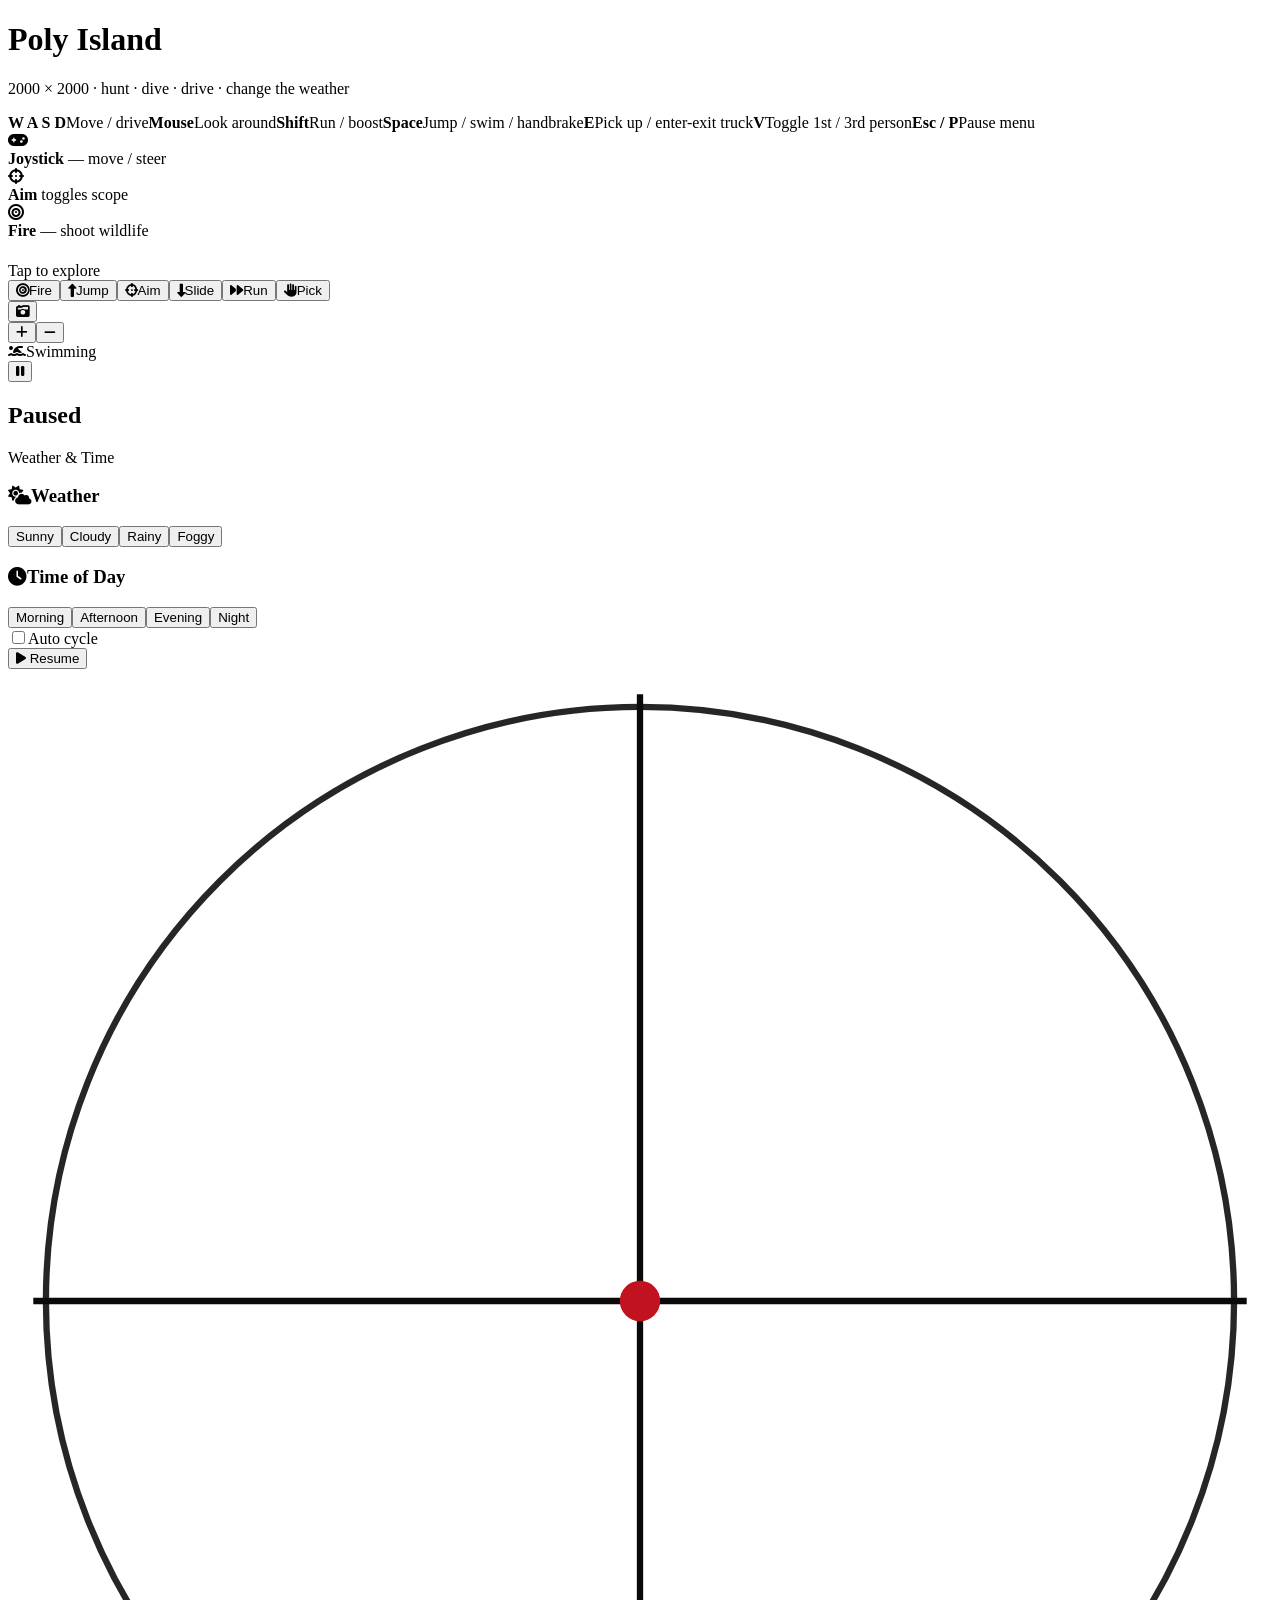
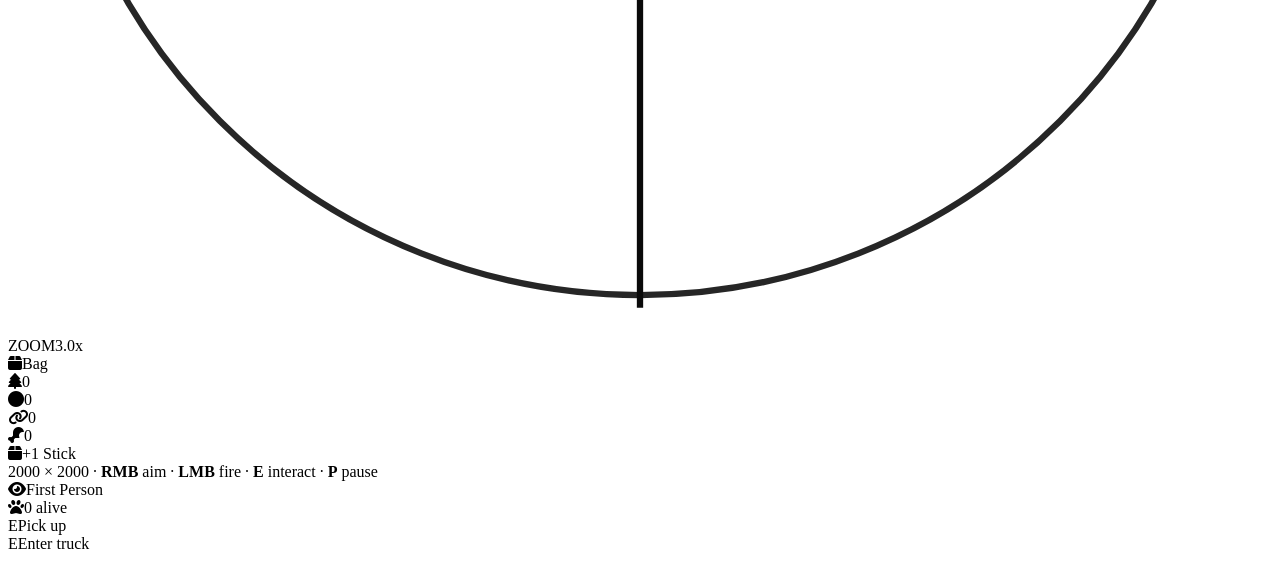
<file: jp.html>
<!DOCTYPE html>
<html lang="en">
<head>
<meta charset="utf-8" />
<meta name="viewport" content="width=device-width, initial-scale=1, maximum-scale=1, user-scalable=no, viewport-fit=cover" />
<meta name="theme-color" content="#0b1d2a" />
<title>Poly Island — Wildlife, Weather, Time &amp; Truck</title>
<link rel="stylesheet" href="https://cdnjs.cloudflare.com/ajax/libs/font-awesome/6.5.1/css/all.min.css" crossorigin="anonymous" referrerpolicy="no-referrer" />
<link rel="stylesheet" href="./style.css" />
</head>
<body>
<div id="overlay"><div class="panel"><h1>Poly Island</h1><p class="sub">2000 × 2000 · hunt · dive · drive · change the weather</p><div class="keys desktop-only"><b>W A S D</b><span>Move / drive</span><b>Mouse</b><span>Look around</span><b>Shift</b><span>Run / boost</span><b>Space</b><span>Jump / swim / handbrake</span><b>E</b><span>Pick up / enter-exit truck</span><b>V</b><span>Toggle 1st / 3rd person</span><b>Esc / P</b><span>Pause menu</span></div><div class="touch-only"><div class="guideRow"><div class="gi"><i class="fa-solid fa-gamepad"></i></div><span><b>Joystick</b> — move / steer</span></div><div class="guideRow"><div class="gi"><i class="fa-solid fa-crosshairs"></i></div><span><b>Aim</b> toggles scope</span></div><div class="guideRow"><div class="gi"><i class="fa-solid fa-bullseye"></i></div><span><b>Fire</b> — shoot wildlife</span></div></div><div style="margin-top:22px"><span class="startPill">Tap to explore</span></div></div></div>
<div id="mobileUI"><div id="lookZone"></div><div id="moveJoystick" aria-label="Movement joystick"><div id="moveJoystickStick"></div></div><div id="actionBtns"><button class="actBtn" id="btnFire"><i class="fa-solid fa-bullseye"></i><span class="lbl">Fire</span></button><button class="actBtn" id="btnJump"><i class="fa-solid fa-up-long"></i><span class="lbl">Jump</span></button><button class="actBtn" id="btnAim"><i class="fa-solid fa-crosshairs"></i><span class="lbl">Aim</span></button><button class="actBtn" id="btnSlide"><i class="fa-solid fa-down-long"></i><span class="lbl">Slide</span></button><button class="actBtn" id="btnRun"><i class="fa-solid fa-forward"></i><span class="lbl">Run</span></button><button class="actBtn" id="btnPick"><i class="fa-solid fa-hand"></i><span class="lbl">Pick</span></button></div><button id="btnView" title="Toggle view"><i class="fa-solid fa-camera-retro"></i></button><div id="zoomCtrl"><button class="zoomBtn" id="zoomIn"><i class="fa-solid fa-plus"></i></button><button class="zoomBtn" id="zoomOut"><i class="fa-solid fa-minus"></i></button></div><div id="statePill"><i class="fa-solid fa-person-swimming"></i><span id="stateText">Swimming</span></div></div>
<button id="pauseBtn" title="Pause menu"><i class="fa-solid fa-pause"></i></button>
<div id="pauseMenu"><div class="pauseCard"><h2>Paused</h2><p class="subtitle">Weather &amp; Time</p><div class="section"><h3><i class="fa-solid fa-cloud-sun"></i>Weather</h3><div class="btnGrid" id="weatherGrid"><button class="optBtn" data-weather="sunny">Sunny</button><button class="optBtn" data-weather="cloudy">Cloudy</button><button class="optBtn" data-weather="rainy">Rainy</button><button class="optBtn" data-weather="foggy">Foggy</button></div></div><div class="section"><h3><i class="fa-solid fa-clock"></i>Time of Day</h3><div class="btnGrid" id="timeGrid"><button class="optBtn" data-time="morning">Morning</button><button class="optBtn" data-time="afternoon">Afternoon</button><button class="optBtn" data-time="evening">Evening</button><button class="optBtn" data-time="night">Night</button></div></div><div class="section autoRow"><label class="autoToggle"><input type="checkbox" id="autoToggle"><span class="toggle"></span><span>Auto cycle</span></label></div><button class="resumeBtn" id="resumeBtn"><i class="fa-solid fa-play"></i> Resume</button></div></div>
<div id="scopeOverlay"><div id="scopeVignette"></div><svg id="scopeReticle" viewBox="0 0 200 200"><circle cx="100" cy="100" r="94" fill="none" stroke="rgba(0,0,0,0.85)"/><line x1="100" y1="4" x2="100" y2="196" stroke="#0a0a0a"/><line x1="4" y1="100" x2="196" y2="100" stroke="#0a0a0a"/><circle cx="100" cy="100" r="3.2" fill="#c1121f"/></svg><div id="scopeHud"><span>ZOOM</span><span id="scopeZoom">3.0x</span></div></div>
<div id="fireFlash"></div><div id="underwaterOverlay"></div><div id="underwaterRipples"></div><div id="crosshair"><div class="ch-line ch-h l"></div><div class="ch-line ch-h r"></div><div class="ch-line ch-v t"></div><div class="ch-line ch-v b"></div><div class="ch-dot"></div></div>
<div id="bagHud"><div class="bagHead"><i class="fa-solid fa-box"></i><span>Bag</span></div><div class="bagSlot" data-item="stick"><i class="fa-solid fa-tree"></i><span class="bagCount">0</span></div><div class="bagSlot" data-item="stone"><i class="fa-solid fa-circle"></i><span class="bagCount">0</span></div><div class="bagSlot" data-item="rope"><i class="fa-solid fa-link"></i><span class="bagCount">0</span></div><div class="bagSlot" data-item="meat"><i class="fa-solid fa-drumstick-bite"></i><span class="bagCount">0</span></div></div>
<div id="pickupToast"><i class="fa-solid fa-box"></i><span id="pickupToastText">+1 Stick</span></div><div id="hint">2000 × 2000 · <b>RMB</b> aim · <b>LMB</b> fire · <b>E</b> interact · <b>P</b> pause</div><div id="viewBadge"><i class="fa-solid fa-eye"></i><span id="viewBadgeText">First Person</span></div><div id="animalCount"><i class="fa-solid fa-paw"></i><span id="animalCountText">0 alive</span></div><div id="pickPrompt"><span class="kbd">E</span><span id="pickPromptText">Pick up</span></div><div id="vehiclePrompt"><span class="kbd">E</span><span id="vehiclePromptText">Enter truck</span></div>
<script type="importmap">{"imports":{"three":"https://unpkg.com/three@0.160.0/build/three.module.js","three/addons/":"https://unpkg.com/three@0.160.0/examples/jsm/"}}</script><script type="module" src="./game.js"></script>
</body></html>
</file>
<file: style.css>
#moveJoystick { position:absolute; left:var(--edge); bottom:calc(var(--edge) + env(safe-area-inset-bottom)); width:132px; height:132px; border-radius:50%; z-index:4; pointer-events:auto; touch-action:none; background:radial-gradient(circle, rgba(255,255,255,.18), rgba(255,255,255,.06)); border:1.5px solid rgba(255,255,255,.35); box-shadow:0 12px 30px rgba(0,20,40,.38), inset 0 0 0 1px rgba(255,255,255,.08); display:none; align-items:center; justify-content:center; }
#moveJoystick.active { background:radial-gradient(circle, rgba(80,190,255,.26), rgba(255,255,255,.06)); border-color:rgba(190,240,255,.9); }
#moveJoystickStick { width:58px; height:58px; border-radius:50%; background:radial-gradient(circle at 35% 25%, rgba(255,255,255,.4), rgba(40,150,255,.28)); border:1px solid rgba(255,255,255,.5); box-shadow:0 8px 20px rgba(0,20,40,.4); pointer-events:none; transition:transform .06s ease; }
@media (pointer:coarse) { #moveJoystick { display:flex; } #dpad { display:none; } }
</file>
